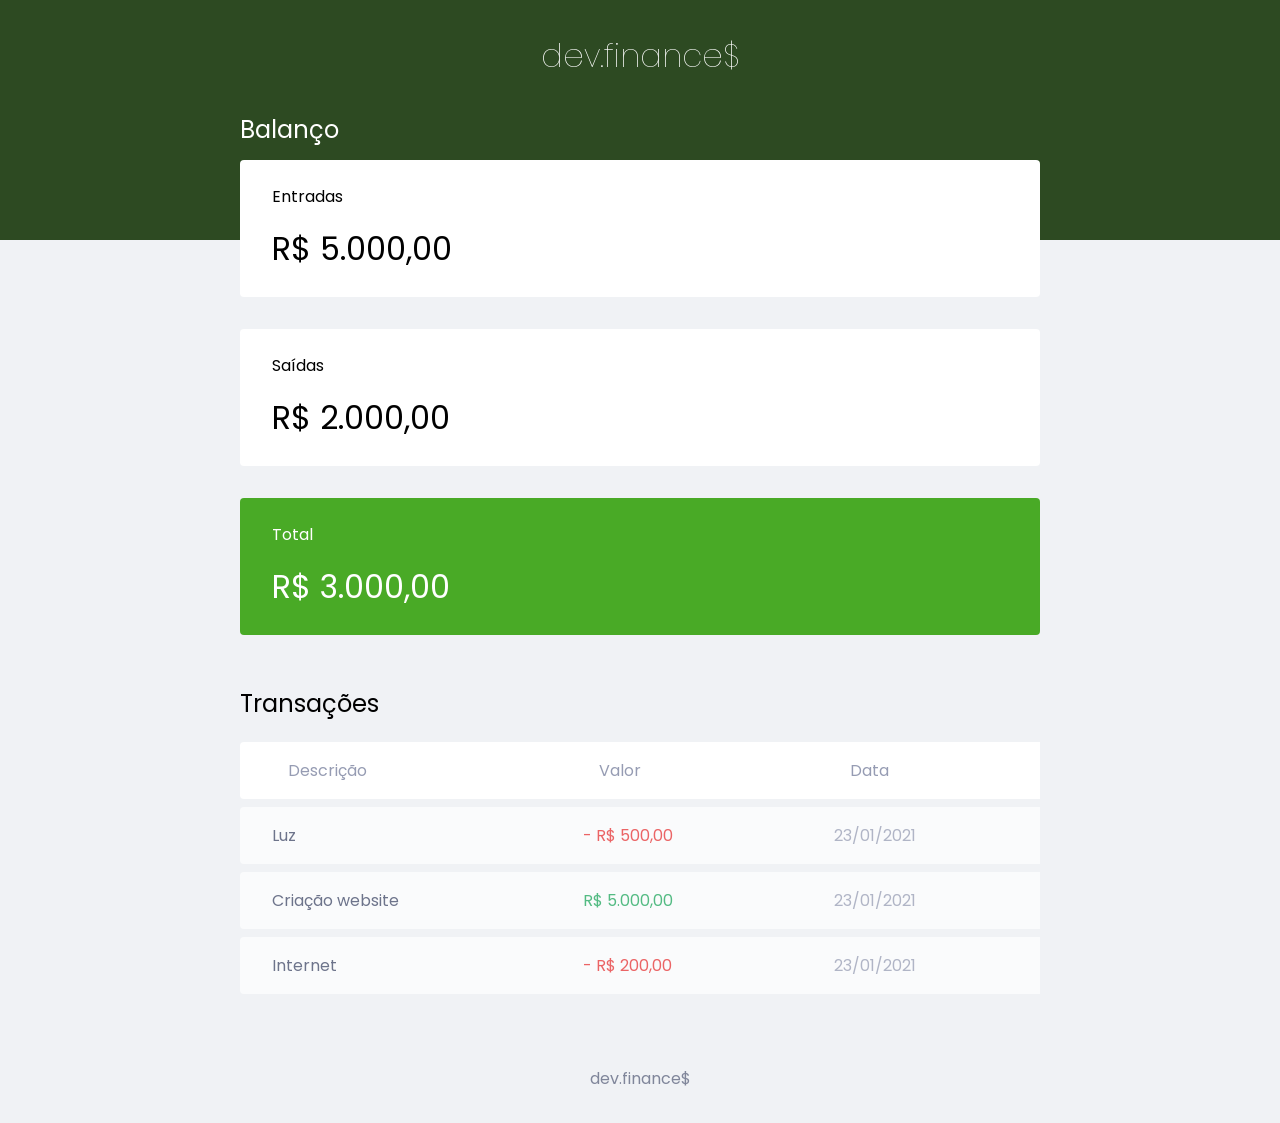
<file: Project/index.html>
<!DOCTYPE html>
<html lang="pt-br">
  <head>
    <meta charset="UTF-8" />
    <meta name="viewport" content="width=device-width, initial-scale=1.0" />
    <title>dev.finance$</title>
    <link rel="stylesheet" href="./style.css">
    <link rel = "preconnect" href = "https://fonts.gstatic.com">
    <link rel="preconnect" href="https://fonts.gstatic.com">
    <link href="https://fonts.googleapis.com/css2?family=Poppins:ital,wght@0,100;0,400;0,700;1,100;1,400;1,700&display=swap" rel="stylesheet">
  </head>
  <body>
    <header>
      <h1 id="logo">dev.finance$</h1>
    </header>

    <main class="container">
      <section id="balance">
        <h2>Balanço</h2>

        <div class="card">
          <h3>Entradas</h3>
          <p>R$ 5.000,00</p>
        </div>

        <div class="card">
          <h3>Saídas</h3>
          <p>R$ 2.000,00</p>
        </div>

        <div class="card total">
          <h3>Total</h3>
          <p>R$ 3.000,00</p>
        </div>
      </section>

      <section id="transaction">
        <h2>Transações</h2>
        <table id="data-table">
          <thead>
            <tr>
              <th>Descrição</th>
              <th>Valor</th>
              <th>Data</th>
            </tr>
          </thead>

          <tbody>
            <tr>
              <td class="description">Luz</td>
              <td class="expense">- R$ 500,00</td>
              <td class="date">23/01/2021</td>
            </tr>
            <tr>
              <td class="description">Criação website</td>
              <td class="income">R$ 5.000,00</td>
              <td class="date">23/01/2021</td>
            </tr>
            <tr>
              <td class="description">Internet</td>
              <td class="expense">- R$ 200,00</td>
              <td class="date">23/01/2021</td>
            </tr>
          </tbody>
        </table>
      </section>
    </main>

    <footer>dev.finance$</footer>
  </body>
</html>
</file>
<file: Project/style.css>
:root {
  --dark-blue: #363f5f;
}

* {
  margin: 0;
  padding: 0;
  box-sizing: border-box;
}

body {
  background-color: #f0f2f5;
  font-family: "Poppins", sans-serif;
}

.container {
  width: min(90vw, 800px);
  margin: auto;
}

h2 {
  margin-top: 3.2rem;
  margin-bottom: 0.8rem;
  color: (var(--dark-blue));
  font-weight: normal;
}

header {
  background-color: #2d4a22;
  padding: 2rem 0 10rem;
  text-align: center;
}

#logo {
  color: #fff;
  font-weight: 100;
}

#balance {
  margin-top: -8rem;
}

#balance h2 {
  color: #fff;
  margin-top: 0;
}

.card {
  background-color: white;
  padding: 1.5rem 2rem;
  border-radius: 0.25rem;
  margin-bottom: 2rem;
  color: (var(--dark-blue));
}

.card h3 {
  font-weight: normal;
  font-size: 1rem;
}

.card p {
  font-size: 2rem;
  line-height: 3rem;
  margin-top: 1rem;
}

.card.total {
  background: #49aa26;
  color: #fff;
}

#data-table {
  width: 100%;
  border-spacing: 0 0.5rem;
  color: #969cb3;
}

table thead tr th:first-child,
table tbody tr td:first-child {
  border-radius: 0.25rem 0 0 0.25rem;
}

table thead th {
  background: white;
  font-weight: normal;
  padding: 1rem 3rem;
  text-align: left;
}

table tbody tr {
  opacity: 0.7;
}
table tbody tr:hover {
  opacity: 1;
}

table tbody td {
  background: white;
  padding: 1rem 2rem;
}

td.description {
    color: var(--dark-blue);
}

td.income {
    color: #12a454;
}

td.expense {
    color: #e92929;
}

footer {
  text-align: center;
  padding: 4rem 0 2rem;
  color: var(--dark-blue);
  opacity: 0.6;
}
</file>
